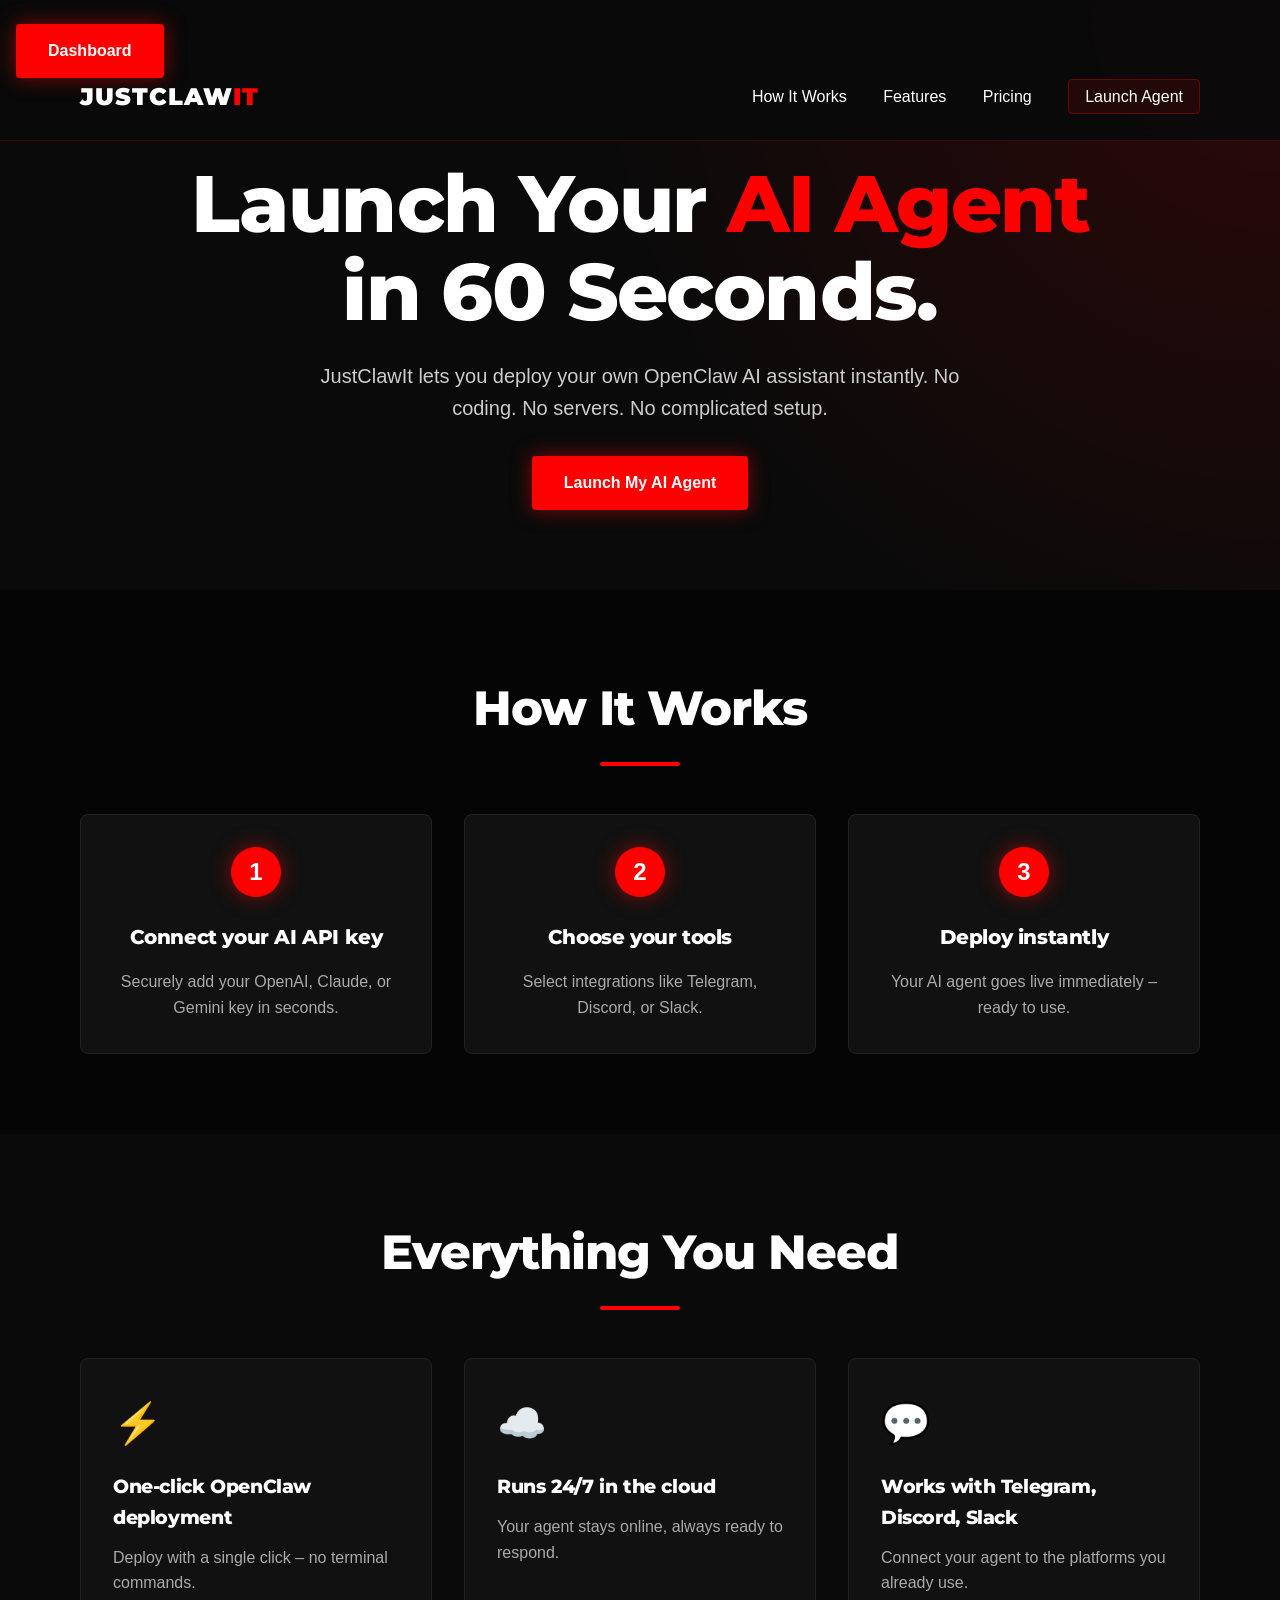
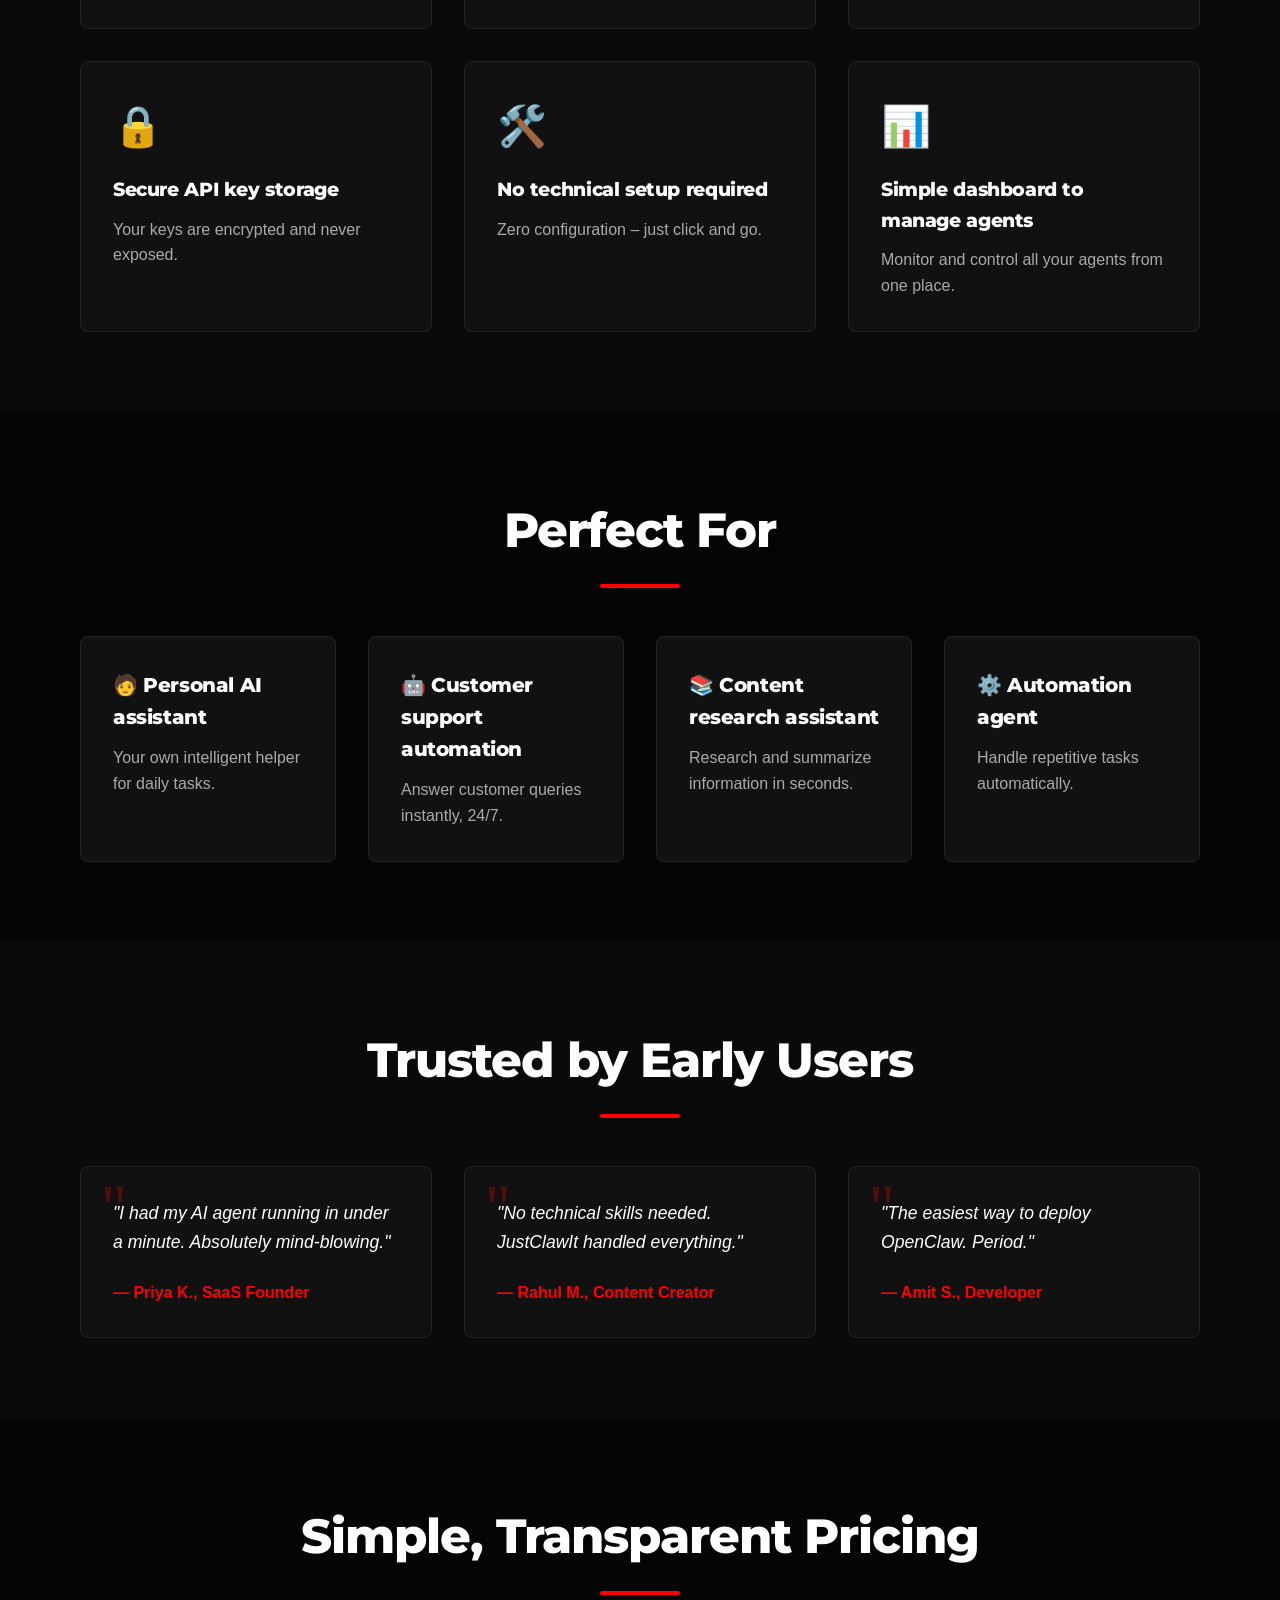
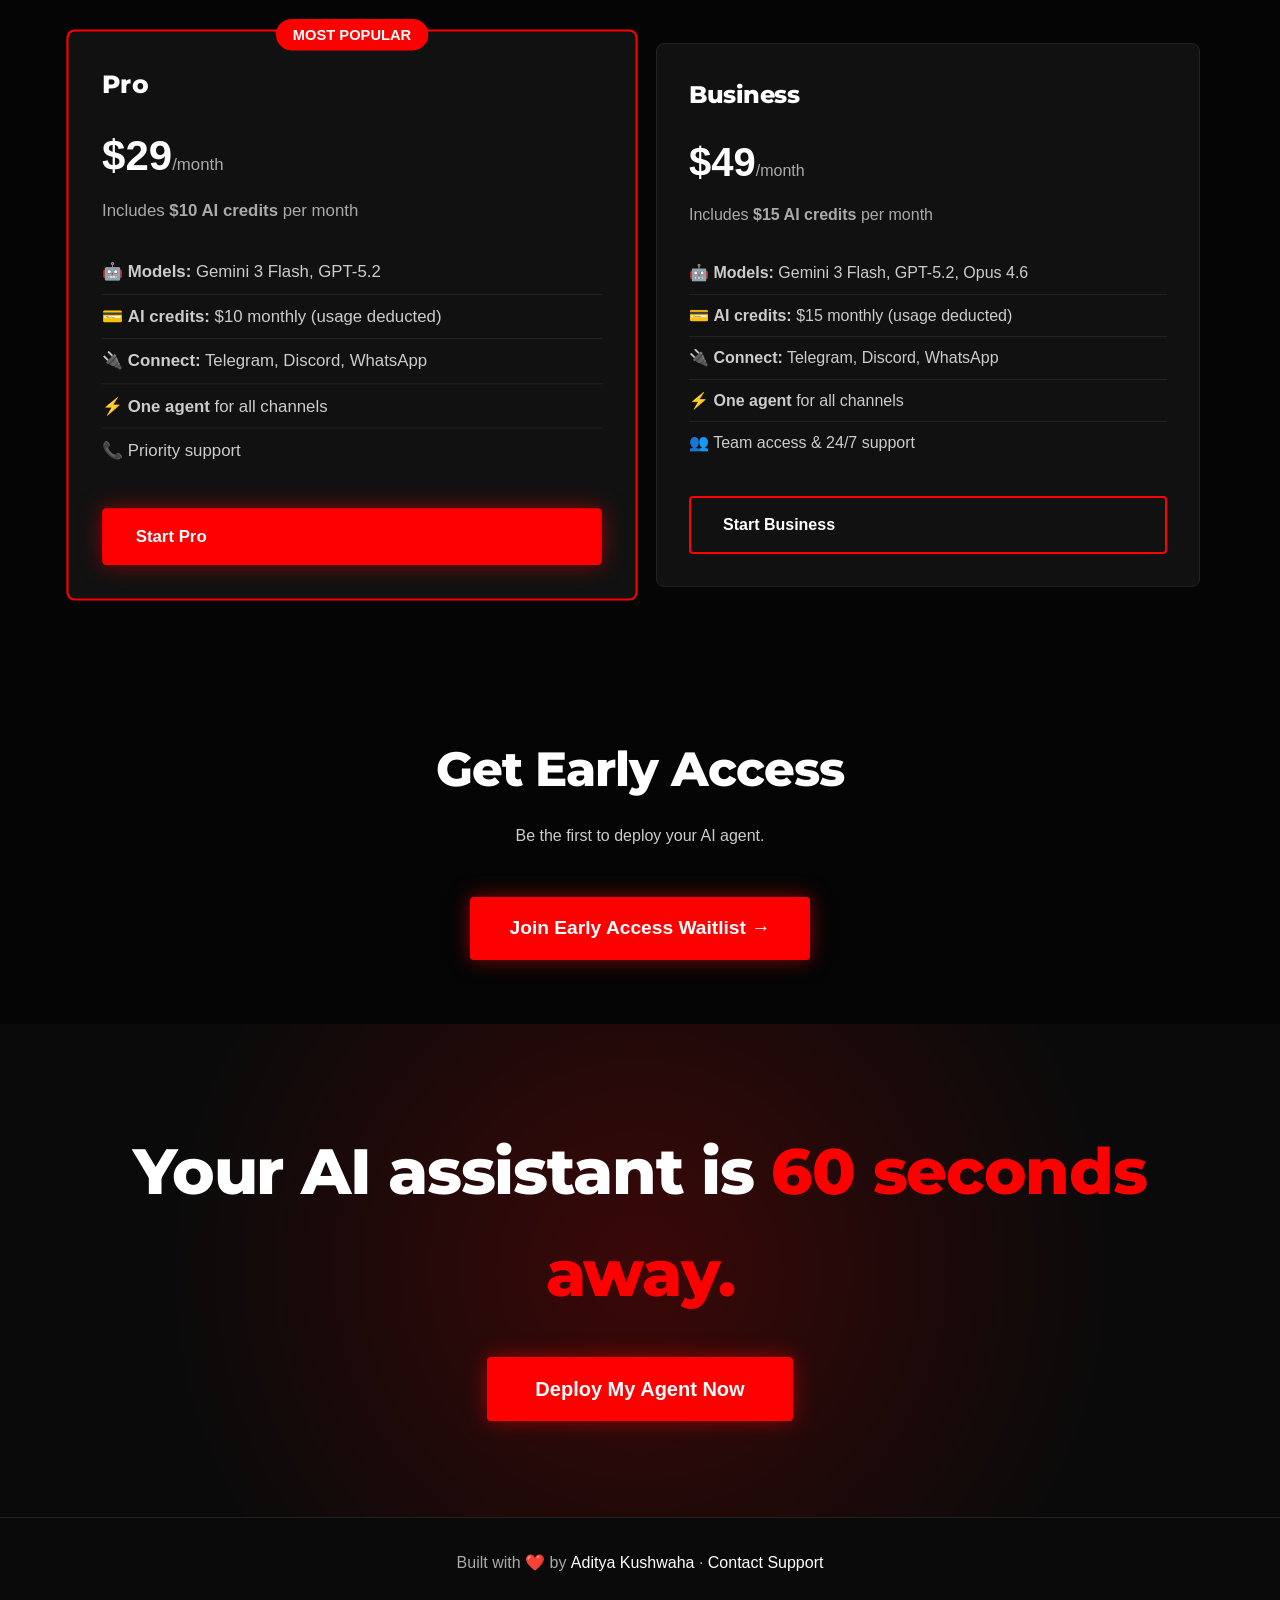
<file: index.html>
<!-- index.html -->
<!DOCTYPE html>
<html lang="en">
<head>
    <meta charset="UTF-8">
    <meta name="viewport" content="width=device-width, initial-scale=1.0">
    <link rel="icon" type="image/png" href="favicon.png">
    <title>JustClawIt – Launch Your AI Agent in 60 Seconds</title>
    <!-- Link to CSS -->
    <link rel="stylesheet" href="style.css">
    <!-- Google Fonts for bold Netflix-style typography -->
    <link rel="preconnect" href="https://fonts.googleapis.com">
    <link rel="preconnect" href="https://fonts.gstatic.com" crossorigin>
    <link href="https://fonts.googleapis.com/css2?family=Montserrat:wght@700;800;900&family=In    ter:wght@400;500;600&display=swap" rel="stylesheet">
</head>
 <!-- Razorpay Checkout Script -->
<script src="https://checkout.razorpay.com/v1/checkout.js"></script>

<script>
// BACKEND_URL – change this to your live backend URL when deployed
const BACKEND_URL = 'https://justclawit-backend-production.up.railway.app'; // ← Change to https://your-backend.up.railway.app later'

// Payment handler
async function handlePayment(plan, amount, customerEmail) {
    try {
        // Retrieve tokens from localStorage (set by setup.html)
const telegramToken = localStorage.getItem('justclawit_telegram_token') || '';
const discordToken = localStorage.getItem('justclawit_discord_token') || '';
        // 1. Create order on your backend
       const response = await fetch(`${BACKEND_URL}/api/create-order`, {
    method: 'POST',
    headers: { 'Content-Type': 'application/json' },
    body: JSON.stringify({
        amount: amount,
        plan: plan,
        customerEmail: customerEmail,
        telegramToken: telegramToken,   // <-- added
        discordToken: discordToken,     // <-- added
        whatsappToken: ''               // <-- placeholder for now
    })
});
        if (!response.ok) throw new Error('Failed to create order');

        const order = await response.json();

        // 2. Configure Razorpay checkout
        const options = {
            key: 'rzp_test_STzhWJeX9LVj8b', // Replace with your actual Razorpay Key ID (test or live)
            amount: order.amount,
            currency: order.currency,
            name: 'JustClawIt',
            description: `${plan} Plan - Monthly Subscription`,
            image: 'https://justclawit.vercel.app/favicon.png',
            order_id: order.id,
            handler: function (response) {
                // 3. Verify payment on backend
                fetch(`${BACKEND_URL}/api/verify-payment`, {
                    method: 'POST',
                    headers: { 'Content-Type': 'application/json' },
                    body: JSON.stringify({
                        razorpay_order_id: response.razorpay_order_id,
                        razorpay_payment_id: response.razorpay_payment_id,
                        razorpay_signature: response.razorpay_signature,
                        customerEmail: customerEmail,
                        plan: plan
                    })
                })
                .then(res => res.json())
                .then(data => {
                    if (data.success) if (data.success) {
    // Clear tokens after successful payment
    localStorage.removeItem('justclawit_telegram_token');
    localStorage.removeItem('justclawit_discord_token');
    alert('Payment successful! ...');
    // ...
} if (data.success)

                    {
                        alert('Payment successful! Your AI agent is being deployed. Check your email for credentials.');
                        window.location.href = '/welcome.html'; // Optional success page
                    } else {
                        alert('Payment verification failed. Please contact support.');
                    }
            });
            },
            prefill: {
                name: '',
                email: customerEmail,
                contact: ''
            },
            theme: { color: '#FF0000' }
        };

        const rzp = new Razorpay(options);
        rzp.open();

    } catch (error) {
        console.error('Payment error:', error);
        alert('Something went wrong. Please try again.');
    }
}

// Function to ask for email and start payment
function startPayment(plan, amount) {
    const email = prompt('Please enter your email address to continue:');
    if (email && email.includes('@')) {
        handlePayment(plan, amount, email);
    } else {
        alert('Please enter a valid email address.');
    }
}
</script>
<body>
    <!-- NAVIGATION (simplified) -->
    <nav class="navbar">
        <a href="/dashboard.html" class="btn btn-primary" style="margin-left: 1rem;">Dashboard</a>
        <div class="container nav-container">
            <div class="logo">JUSTCLAW<span>IT</span></div>
            <div class="nav-links">
                <a href="#how-it-works">How It Works</a>
                <a href="#features">Features</a>
                <a href="#pricing">Pricing</a>
                <a href="#demo" class="nav-cta">Launch Agent</a>
            </div>
        </div>
    </nav>

    <!-- HERO SECTION -->
    <section class="hero">
        <div class="container hero-container">
            <h1 class="hero-title">Launch Your <span class="red-text">AI Agent</span> in 60 Seconds.</h1>
            <p class="hero-subtitle">JustClawIt lets you deploy your own OpenClaw AI assistant instantly. No coding. No servers. No complicated setup.</p>
            <div class="hero-cta">
                <a href="#pricing" class="btn btn-primary">Launch My AI Agent</a>
            </div>
        </div>
    </section>

    <!-- HOW IT WORKS SECTION (3 steps) -->
    <section id="how-it-works" class="how-it-works">
        <div class="container">
            <h2 class="section-title">How It Works</h2>
            <div class="steps-grid">
                <div class="step-card">
                    <div class="step-number">1</div>
                    <h3>Connect your AI API key</h3>
                    <p>Securely add your OpenAI, Claude, or Gemini key in seconds.</p>
                </div>
                <div class="step-card">
                    <div class="step-number">2</div>
                    <h3>Choose your tools</h3>
                    <p>Select integrations like Telegram, Discord, or Slack.</p>
                </div>
                <div class="step-card">
                    <div class="step-number">3</div>
                    <h3>Deploy instantly</h3>
                    <p>Your AI agent goes live immediately – ready to use.</p>
                </div>
            </div>
        </div>
    </section>

    <!-- FEATURES SECTION -->
    <section id="features" class="features">
        <div class="container">
            <h2 class="section-title">Everything You Need</h2>
            <div class="features-grid">
                <div class="feature-card">
                    <div class="feature-icon">⚡</div>
                    <h3>One-click OpenClaw deployment</h3>
                    <p>Deploy with a single click – no terminal commands.</p>
                </div>
                <div class="feature-card">
                    <div class="feature-icon">☁️</div>
                    <h3>Runs 24/7 in the cloud</h3>
                    <p>Your agent stays online, always ready to respond.</p>
                </div>
                <div class="feature-card">
                    <div class="feature-icon">💬</div>
                    <h3>Works with Telegram, Discord, Slack</h3>
                    <p>Connect your agent to the platforms you already use.</p>
                </div>
                <div class="feature-card">
                    <div class="feature-icon">🔒</div>
                    <h3>Secure API key storage</h3>
                    <p>Your keys are encrypted and never exposed.</p>
                </div>
                <div class="feature-card">
                    <div class="feature-icon">🛠️</div>
                    <h3>No technical setup required</h3>
                    <p>Zero configuration – just click and go.</p>
                </div>
                <div class="feature-card">
                    <div class="feature-icon">📊</div>
                    <h3>Simple dashboard to manage agents</h3>
                    <p>Monitor and control all your agents from one place.</p>
                </div>
            </div>
        </div>
    </section>

    <!-- USE CASES SECTION -->
    <section class="use-cases">
        <div class="container">
            <h2 class="section-title">Perfect For</h2>
            <div class="use-cases-grid">
                <div class="use-case-card">
                    <h3>🧑 Personal AI assistant</h3>
                    <p>Your own intelligent helper for daily tasks.</p>
                </div>
                <div class="use-case-card">
                    <h3>🤖 Customer support automation</h3>
                    <p>Answer customer queries instantly, 24/7.</p>
                </div>
                <div class="use-case-card">
                    <h3>📚 Content research assistant</h3>
                    <p>Research and summarize information in seconds.</p>
                </div>
                <div class="use-case-card">
                    <h3>⚙️ Automation agent</h3>
                    <p>Handle repetitive tasks automatically.</p>
                </div>
            </div>
        </div>
    </section>

    <!-- SOCIAL PROOF SECTION (Testimonials) -->
    <section class="testimonials">
        <div class="container">
            <h2 class="section-title">Trusted by Early Users</h2>
            <div class="testimonials-grid">
                <div class="testimonial-card">
                    <p class="testimonial-text">"I had my AI agent running in under a minute. Absolutely mind-blowing."</p>
                    <div class="testimonial-author">— Priya K., SaaS Founder</div>
                </div>
                <div class="testimonial-card">
                    <p class="testimonial-text">"No technical skills needed. JustClawIt handled everything."</p>
                    <div class="testimonial-author">— Rahul M., Content Creator</div>
                </div>
                <div class="testimonial-card">
                    <p class="testimonial-text">"The easiest way to deploy OpenClaw. Period."</p>
                    <div class="testimonial-author">— Amit S., Developer</div>
                </div>
            </div>
        </div>
    </section>

    <!-- PRICING SECTION -->
<section id="pricing" class="pricing">
    <div class="container">
        <h2 class="section-title">Simple, Transparent Pricing</h2>
        <div class="pricing-grid">
            <!-- Pro Plan -->
            <div class="pricing-card popular">
                <div class="popular-badge">MOST POPULAR</div>
                <h3>Pro</h3>
                <div class="price">$29<span>/month</span></div>
                <p class="price-description">Includes <strong>$10 AI credits</strong> per month</p>
                <ul class="price-features">
                    <li>🤖 <strong>Models:</strong> Gemini 3 Flash, GPT-5.2</li>
                    <li>💳 <strong>AI credits:</strong> $10 monthly (usage deducted)</li>
                    <li>🔌 <strong>Connect:</strong> Telegram, Discord, WhatsApp</li>
                    <li>⚡ <strong>One agent</strong> for all channels</li>
                    <li>📞 Priority support</li>
                </ul>
                <a href="/setup.html?plan=pro" class="btn btn-primary">Start Pro</a>
            </div>

            <!-- Business Plan -->
            <div class="pricing-card">
                <h3>Business</h3>
                <div class="price">$49<span>/month</span></div>
                <p class="price-description">Includes <strong>$15 AI credits</strong> per month</p>
                <ul class="price-features">
                    <li>🤖 <strong>Models:</strong> Gemini 3 Flash, GPT-5.2, Opus 4.6</li>
                    <li>💳 <strong>AI credits:</strong> $15 monthly (usage deducted)</li>
                    <li>🔌 <strong>Connect:</strong> Telegram, Discord, WhatsApp</li>
                    <li>⚡ <strong>One agent</strong> for all channels</li>
                    <li>👥 Team access & 24/7 support</li>
                </ul>
                <a href="/setup.html?plan=business" class="btn btn-outline">Start Business</a>
            </div>
        </div>
    </div>
</section>
  </div>
</div>
</div>
              <!-- EMAIL SIGNUP SECTION -->
<section class="newsletter" style="background: #050505; padding: 4rem 0;">
    <div class="container" style="text-align: center;">
        <h2 style="color: white; margin-bottom: 1rem;">Get Early Access</h2>
        <p style="color: #CCCCCC; margin-bottom: 2rem;">Be the first to deploy your AI agent.</p>
        
        <!-- BUTTON LINK TO FORMESTER -->
        <a href="https://hwimncws.formester.com/f/aPa3SGJY6" 
           target="_blank" 
           class="btn btn-primary" 
           style="margin-top: 1rem; display: inline-block; font-size: 1.2rem; padding: 1rem 2.5rem;">
            Join Early Access Waitlist →
        </a>
    </div>
</section>
  <!-- FINAL CTA SECTION -->
    <section class="final-cta">
        <div class="container">
            <h2 class="final-cta-title">Your AI assistant is <span class="red-text">60 seconds away.</span></h2>
            <a href="#pricing" class="btn btn-primary btn-large">Deploy My Agent Now</a>
        </div>
    </section>

    <footer class="footer">
    <div class="container">
        <p style="font-size: 1rem; color: #AAAAAA;">
            Built with ❤️ by 
            <a href="https://www.instagram.com/_aditya___29" 
               target="_blank" 
               rel="noopener noreferrer"
               style="color: #FFFFFF; text-decoration: none; font-weight: 500;">
                Aditya Kushwaha
            </a>
            · <a href="mailto:support@justclawit.com" style="color: #FFFFFF; text-decoration: none;">Contact Support</a>
        </p>
    </div>
</footer>
</file>
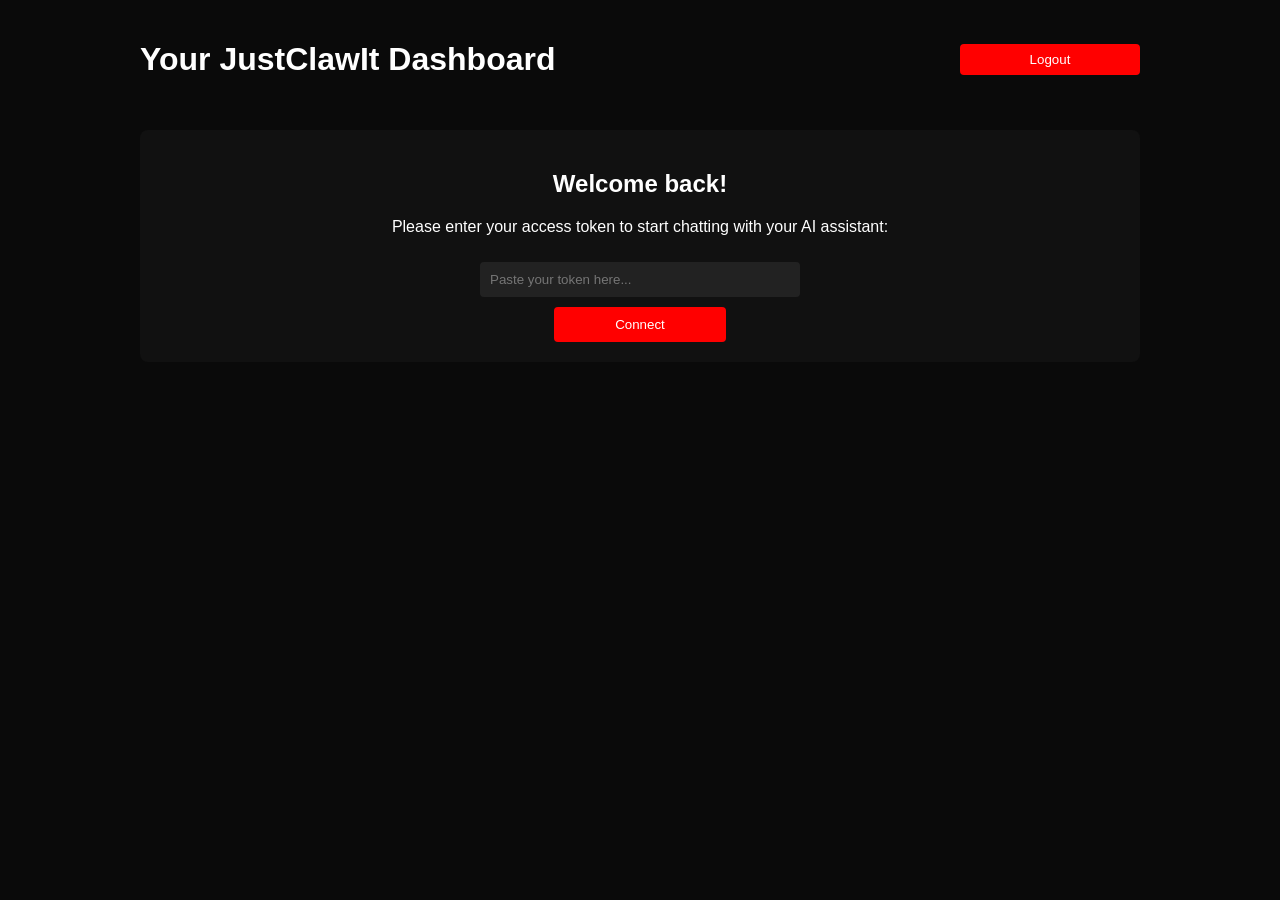
<file: dashboard.html>
<!DOCTYPE html>
<html>
<head>
    <title>JustClawIt – Your Dashboard</title>
    <meta charset="UTF-8">
    <meta name="viewport" content="width=device-width, initial-scale=1.0">
    <style>
        body {
            background: #0A0A0A;
            color: white;
            font-family: 'Inter', sans-serif;
            margin: 0;
            padding: 20px;
        }
        .container {
            max-width: 1000px;
            margin: 0 auto;
        }
        .dashboard-header {
            display: flex;
            justify-content: space-between;
            align-items: center;
            margin-bottom: 30px;
        }
        .logout-btn {
            background: #FF0000;
            color: white;
            border: none;
            padding: 8px 16px;
            border-radius: 4px;
            cursor: pointer;
        }
        .token-box {
            background: #111;
            padding: 10px;
            border-radius: 4px;
            margin-bottom: 20px;
            border: 1px solid #333;
        }
        .chat-area {
            background: #111;
            border-radius: 8px;
            padding: 20px;
            margin-top: 20px;
        }
        #messages {
            height: 400px;
            overflow-y: auto;
            border: 1px solid #333;
            padding: 10px;
            background: #0a0a0a;
            margin-bottom: 10px;
        }
        .user-message {
            text-align: right;
            margin: 10px;
            color: #FF0000;
        }
        .assistant-message {
            text-align: left;
            margin: 10px;
            color: #ccc;
        }
        input, button {
            padding: 10px;
            border-radius: 4px;
            border: none;
        }
        input {
            width: 80%;
            background: #222;
            color: white;
        }
        button {
            background: #FF0000;
            color: white;
            cursor: pointer;
            width: 18%;
        }
        .token-prompt {
            background: #111;
            padding: 20px;
            border-radius: 8px;
            text-align: center;
        }
        .token-prompt input {
            width: 300px;
            margin: 10px 0;
        }
    </style>
</head>
<body>
<div class="container">
    <div class="dashboard-header">
        <h1>Your JustClawIt Dashboard</h1>
        <button id="logout" class="logout-btn">Logout</button>
    </div>

    <!-- This div is shown when no token is stored -->
    <div id="token-prompt" class="token-prompt">
        <h2>Welcome back!</h2>
        <p>Please enter your access token to start chatting with your AI assistant:</p>
        <input type="text" id="token-input" placeholder="Paste your token here..." />
        <br />
        <button id="login-button">Connect</button>
    </div>

    <!-- This div is shown after login (token stored) -->
    <div id="dashboard-content" style="display: none;">
        <div class="token-box">
            <strong>Your current token:</strong> <span id="display-token"></span>
        </div>
        <div class="chat-area">
            <h3>Chat with your AI</h3>
            <div id="messages"></div>
            <div style="display: flex; gap: 10px;">
                <input type="text" id="message-input" placeholder="Type your message..." />
                <button id="send-button">Send</button>
            </div>
        </div>
    </div>
</div>

<script>
    // Change this to your actual backend URL (Railway domain)
    const BACKEND_URL = 'https://justclawit-backend-production.up.railway.app';
    let token = '';

    // Load stored token from browser's localStorage on page load
    function loadFromStorage() {
        const storedToken = localStorage.getItem('justclawit_token');
        if (storedToken) {
            token = storedToken;
            document.getElementById('token-prompt').style.display = 'none';
            document.getElementById('dashboard-content').style.display = 'block';
            document.getElementById('display-token').innerText = token;
        }
    }

    // Save token and show chat interface
    function saveToken(newToken) {
        localStorage.setItem('justclawit_token', newToken);
        token = newToken;
        document.getElementById('token-prompt').style.display = 'none';
        document.getElementById('dashboard-content').style.display = 'block';
        document.getElementById('display-token').innerText = token;
    }

    // Logout: clear localStorage and show token prompt
    function logout() {
        localStorage.removeItem('justclawit_token');
        token = '';
        document.getElementById('token-prompt').style.display = 'block';
        document.getElementById('dashboard-content').style.display = 'none';
        document.getElementById('token-input').value = '';
        document.getElementById('messages').innerHTML = ''; // Clear messages
    }

    // Send a message to the backend
    async function sendMessage() {
        const input = document.getElementById('message-input');
        const message = input.value.trim();
        if (!message) return;

        // Display user message immediately
        addMessage('You', message);
        input.value = '';

        try {
            const response = await fetch(`${BACKEND_URL}/api/chat`, {
                method: 'POST',
                headers: { 'Content-Type': 'application/json' },
                body: JSON.stringify({ token, message })
            });
            const data = await response.json();
            const reply = data.answer || data.message || 'Sorry, I could not understand.';
            addMessage('Assistant', reply);
        } catch (error) {
            console.error(error);
            addMessage('Assistant', 'Error connecting to server. Please try again.');
        }
    }

    // Helper to append a message to the chat box
    function addMessage(sender, text) {
        const messagesDiv = document.getElementById('messages');
        const msgDiv = document.createElement('div');
        msgDiv.className = sender === 'You' ? 'user-message' : 'assistant-message';
        msgDiv.innerHTML = `<strong>${sender}:</strong> ${text}`;
        messagesDiv.appendChild(msgDiv);
        messagesDiv.scrollTop = messagesDiv.scrollHeight; // Auto-scroll to bottom
    }

    // Wire up buttons
    document.getElementById('login-button').addEventListener('click', () => {
        const inputToken = document.getElementById('token-input').value.trim();
        if (inputToken) {
            saveToken(inputToken);
        } else {
            alert('Please enter your token.');
        }
    });

    document.getElementById('logout').addEventListener('click', logout);

    document.getElementById('send-button').addEventListener('click', sendMessage);
    document.getElementById('message-input').addEventListener('keypress', (e) => {
        if (e.key === 'Enter') sendMessage();
    });

    // Initial load: check if token already exists in localStorage
    loadFromStorage();
</script>
</body>
</html>
</file>
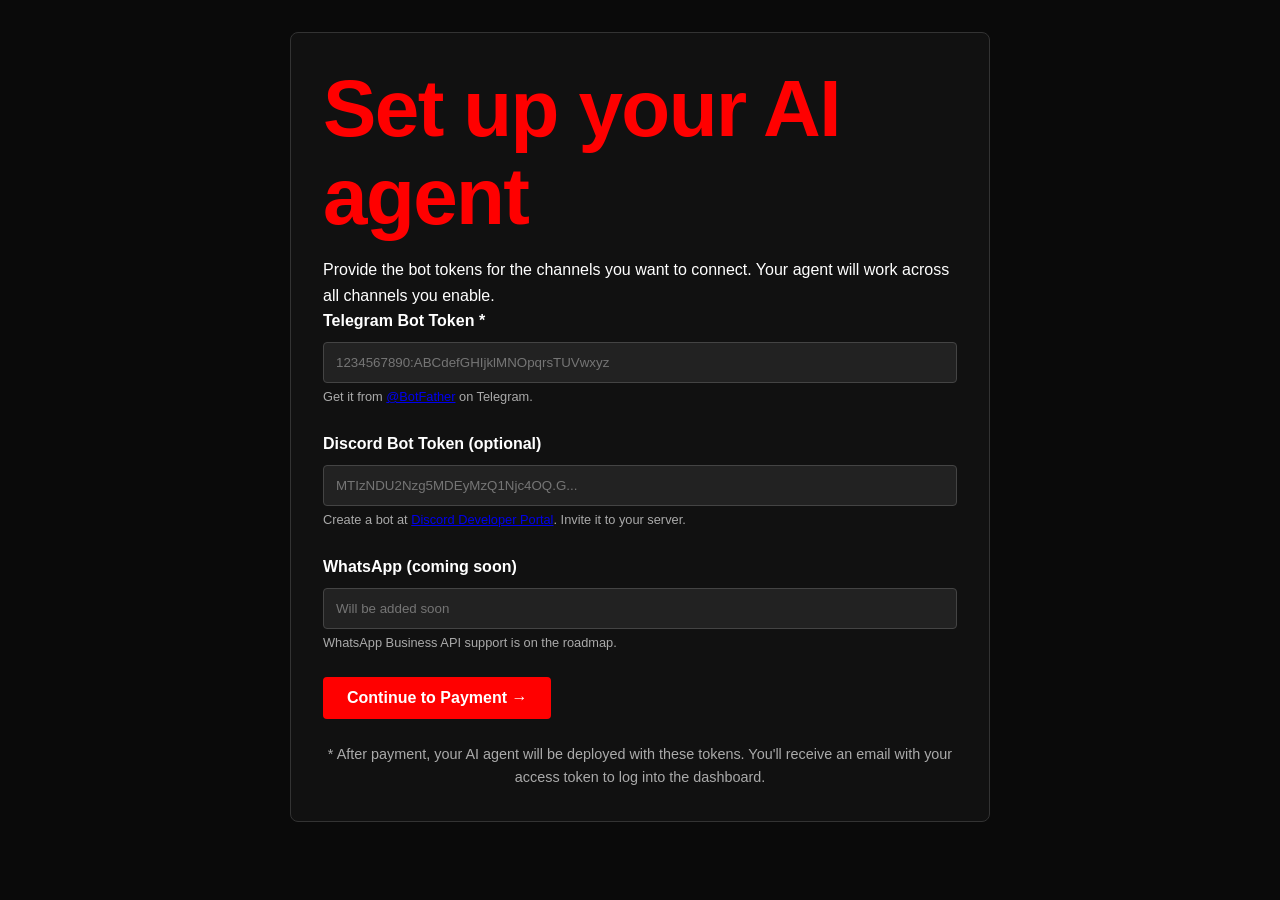
<file: setup.html>
<!DOCTYPE html>
<html lang="en">
<head>
    <meta charset="UTF-8">
    <meta name="viewport" content="width=device-width, initial-scale=1.0">
    <title>JustClawIt – Setup Your Agent</title>
    <link rel="stylesheet" href="style.css">
    <style>
        body {
            background: #0A0A0A;
            color: white;
            font-family: 'Inter', sans-serif;
            padding: 2rem;
        }
        .container {
            max-width: 700px;
            margin: 0 auto;
            background: #111;
            padding: 2rem;
            border-radius: 8px;
            border: 1px solid #333;
        }
        h1 { color: #FF0000; margin-bottom: 1rem; }
        .field {
            margin-bottom: 1.5rem;
        }
        label {
            display: block;
            margin-bottom: 0.5rem;
            font-weight: 600;
        }
        input, textarea {
            width: 100%;
            padding: 0.75rem;
            background: #222;
            border: 1px solid #444;
            border-radius: 4px;
            color: white;
        }
        .help {
            font-size: 0.8rem;
            color: #aaa;
            margin-top: 0.25rem;
        }
        .btn {
            background: #FF0000;
            color: white;
            border: none;
            padding: 0.75rem 1.5rem;
            border-radius: 4px;
            cursor: pointer;
            font-size: 1rem;
        }
        .btn:hover {
            background: #cc0000;
        }
        .note {
            margin-top: 1.5rem;
            font-size: 0.9rem;
            color: #aaa;
            text-align: center;
        }
    </style>
</head>
<body>
<div class="container">
    <h1>Set up your AI agent</h1>
    <p>Provide the bot tokens for the channels you want to connect. Your agent will work across all channels you enable.</p>

    <form id="setup-form">
        <div class="field">
            <label>Telegram Bot Token *</label>
            <input type="text" id="telegram_token" placeholder="1234567890:ABCdefGHIjklMNOpqrsTUVwxyz" required>
            <div class="help">Get it from <a href="https://t.me/botfather" target="_blank">@BotFather</a> on Telegram.</div>
        </div>

        <div class="field">
            <label>Discord Bot Token (optional)</label>
            <input type="text" id="discord_token" placeholder="MTIzNDU2Nzg5MDEyMzQ1Njc4OQ.G...">
            <div class="help">Create a bot at <a href="https://discord.com/developers/applications" target="_blank">Discord Developer Portal</a>. Invite it to your server.</div>
        </div>

        <div class="field">
            <label>WhatsApp (coming soon)</label>
            <input type="text" id="whatsapp_token" placeholder="Will be added soon" disabled>
            <div class="help">WhatsApp Business API support is on the roadmap.</div>
        </div>

        <button type="submit" class="btn">Continue to Payment →</button>
    </form>
    <div class="note">
        * After payment, your AI agent will be deployed with these tokens. You'll receive an email with your access token to log into the dashboard.
    </div>
</div>

<script>
    document.getElementById('setup-form').addEventListener('submit', function(e) {
        e.preventDefault();

        const telegram = document.getElementById('telegram_token').value.trim();
        if (!telegram) {
            alert('Please enter your Telegram Bot Token');
            return;
        }

        // Store tokens in localStorage
        localStorage.setItem('justclawit_telegram_token', telegram);
        localStorage.setItem('justclawit_discord_token', document.getElementById('discord_token').value.trim());
        // WhatsApp not used yet

        // Redirect to landing page (will automatically open payment modal)
        window.location.href = '/index.html#pricing';
    });
</script>
</body>
</html>
</file>
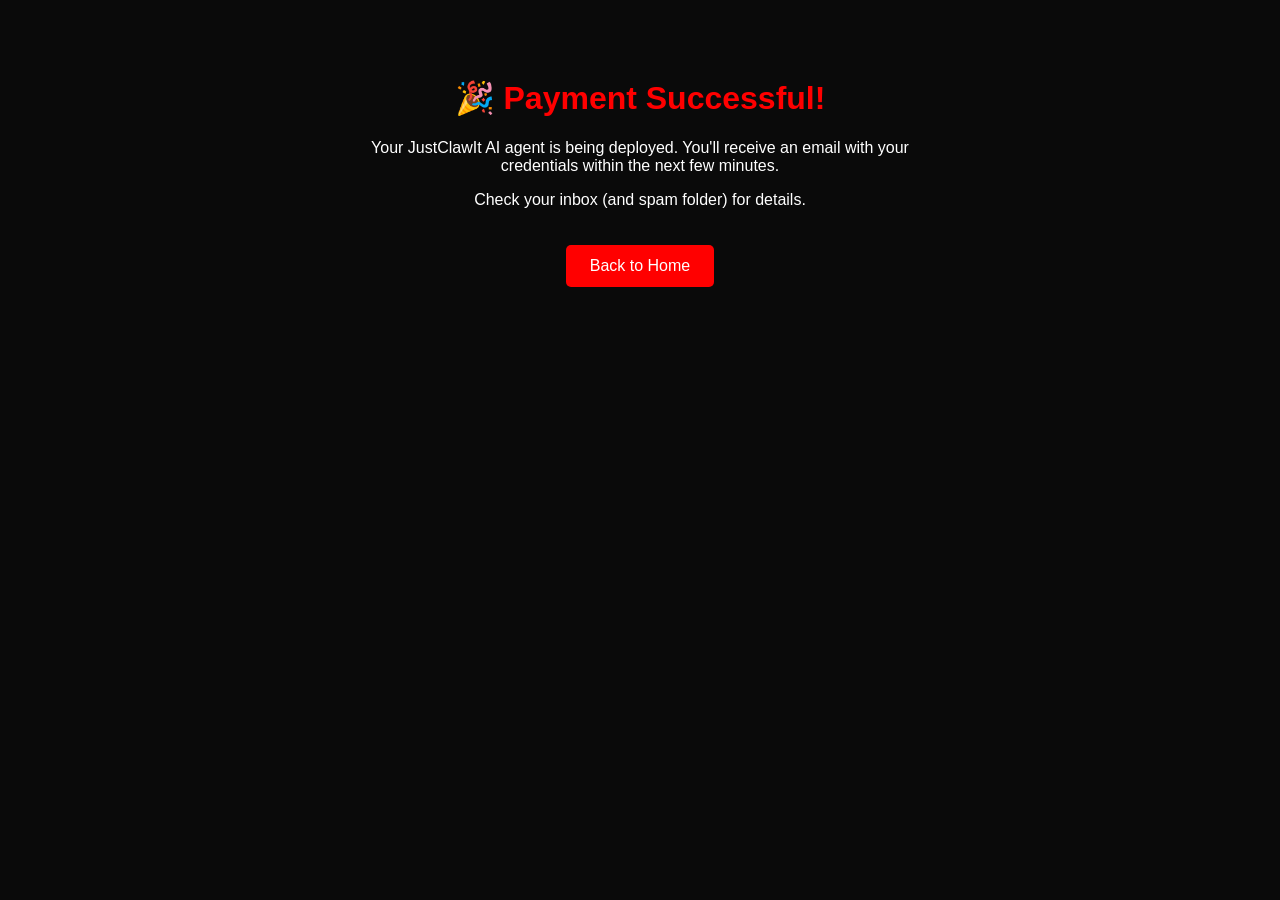
<file: welcome.html>
<!DOCTYPE html>
<html>
<head>
    <title>Welcome to JustClawIt</title>
    <meta charset="UTF-8">
    <meta name="viewport" content="width=device-width, initial-scale=1.0">
    <style>
        body {
            background: #0A0A0A;
            color: white;
            font-family: 'Inter', sans-serif;
            text-align: center;
            padding: 50px;
        }
        .container {
            max-width: 600px;
            margin: 0 auto;
        }
        h1 { color: #FF0000; }
        .btn {
            background: #FF0000;
            color: white;
            padding: 12px 24px;
            text-decoration: none;
            border-radius: 5px;
            display: inline-block;
            margin-top: 20px;
        }
    </style>
</head>
<body>
    <div class="container">
        <h1>🎉 Payment Successful!</h1>
        <p>Your JustClawIt AI agent is being deployed. You'll receive an email with your credentials within the next few minutes.</p>
        <p>Check your inbox (and spam folder) for details.</p>
        <a href="https://justclawit.vercel.app" class="btn">Back to Home</a>
    </div>
</body>
</html>
</file>
<file: style.css>
/* style.css */

/* ===== RESET & BASE STYLES ===== */
* {
    margin: 0;
    padding: 0;
    box-sizing: border-box;
}

html {
    scroll-behavior: smooth;
}

body {
    background-color: #0A0A0A; /* deep black */
    color: #FFFFFF;
    font-family: 'Inter', sans-serif;
    line-height: 1.6;
}

/* ===== TYPOGRAPHY ===== */
h1, h2, h3, .logo {
    font-family: 'Montserrat', sans-serif;
    font-weight: 800;
    letter-spacing: -0.02em;
}

h1 {
    font-size: clamp(2.5rem, 8vw, 5rem);
    line-height: 1.1;
}

h2 {
    font-size: clamp(2rem, 5vw, 3rem);
    margin-bottom: 2rem;
}

.btn {
    display: inline-block;
    padding: 0.75rem 1.5rem;
    border-radius: 4px;
    text-decoration: none;
    font-weight: 600;
    transition: all 0.3s ease;
    cursor: pointer;
    border: none;
}

.btn-primary {
    background: #FF0000;
    color: #FFFFFF;
    box-shadow: 0 0 20px rgba(255, 0, 0, 0.5);
}

.btn-primary:hover {
    background: #CC0000;
    box-shadow: 0 0 30px rgba(255, 0, 0, 0.8);
    transform: translateY(-2px);
}

.section-title {
    text-align: center;
    margin-bottom: 3rem;
    position: relative;
}

.section-title::after {
    content: '';
    display: block;
    width: 80px;
    height: 4px;
    background: #FF0000;
    margin: 1rem auto 0;
    border-radius: 2px;
}

.red-text {
    color: #FF0000;
}

/* ===== CONTAINER ===== */
.container {
    width: 90%;
    max-width: 1200px;
    margin: 0 auto;
    padding: 0 1rem;
}

/* ===== NAVBAR ===== */
.navbar {
    padding: 1.5rem 0;
    position: fixed;
    top: 0;
    left: 0;
    width: 100%;
    background: rgba(10, 10, 10, 0.95);
    backdrop-filter: blur(10px);
    z-index: 1000;
    border-bottom: 1px solid rgba(255, 0, 0, 0.2);
}

.nav-container {
    display: flex;
    justify-content: space-between;
    align-items: center;
}

.logo {
    font-size: 1.5rem;
    font-weight: 900;
    letter-spacing: 1px;
}

.logo span {
    color: #FF0000;
}

.nav-links a {
    color: #FFFFFF;
    text-decoration: none;
    margin-left: 2rem;
    font-weight: 500;
    transition: color 0.3s;
}

.nav-links a:hover {
    color: #FF0000;
}

.nav-cta {
    background: rgba(255, 0, 0, 0.1);
    padding: 0.5rem 1rem;
    border-radius: 4px;
    border: 1px solid rgba(255, 0, 0, 0.3);
}

.nav-cta:hover {
    background: rgba(255, 0, 0, 0.2);
    border-color: #FF0000;
}

/* ===== HERO SECTION ===== */
.hero {
    padding: 10rem 0 5rem;
    background: radial-gradient(circle at top right, rgba(255, 0, 0, 0.15), transparent 50%);
    text-align: center;
}

.hero-title {
    margin-bottom: 1.5rem;
    max-width: 900px;
    margin-left: auto;
    margin-right: auto;
}

.hero-subtitle {
    font-size: 1.25rem;
    color: #CCCCCC;
    max-width: 700px;
    margin: 0 auto 2rem;
}

/* ===== BUTTONS ===== */
.btn {
    display: inline-block;
    padding: 0.875rem 2rem;
    border-radius: 4px;
    text-decoration: none;
    font-weight: 600;
    transition: all 0.3s ease;
    cursor: pointer;
    border: none;
}

.btn-primary {
    background: #FF0000;
    color: #FFFFFF;
    box-shadow: 0 0 20px rgba(255, 0, 0, 0.5);
}

.btn-primary:hover {
    background: #CC0000;
    box-shadow: 0 0 30px rgba(255, 0, 0, 0.8);
    transform: translateY(-2px);
}

.btn-outline {
    background: transparent;
    color: #FFFFFF;
    border: 2px solid #FF0000;
}

.btn-outline:hover {
    background: #FF0000;
    color: #FFFFFF;
    transform: translateY(-2px);
}

.btn-large {
    padding: 1rem 3rem;
    font-size: 1.25rem;
}

/* ===== HOW IT WORKS ===== */
.how-it-works {
    padding: 5rem 0;
    background: #050505;
}

.steps-grid {
    display: grid;
    grid-template-columns: repeat(auto-fit, minmax(250px, 1fr));
    gap: 2rem;
}

.step-card {
    background: #111111;
    padding: 2rem;
    border-radius: 8px;
    text-align: center;
    border: 1px solid #222222;
    transition: transform 0.3s, border-color 0.3s;
    position: relative;
    overflow: hidden;
}

.step-card:hover {
    transform: translateY(-5px);
    border-color: #FF0000;
}

.step-number {
    width: 50px;
    height: 50px;
    background: #FF0000;
    color: #FFFFFF;
    font-size: 1.5rem;
    font-weight: 800;
    border-radius: 50%;
    display: flex;
    align-items: center;
    justify-content: center;
    margin: 0 auto 1.5rem;
    box-shadow: 0 0 20px rgba(255, 0, 0, 0.5);
}

.step-card h3 {
    margin-bottom: 1rem;
    font-size: 1.25rem;
}

.step-card p {
    color: #AAAAAA;
}

/* ===== FEATURES ===== */
.features {
    padding: 5rem 0;
}

.features-grid {
    display: grid;
    grid-template-columns: repeat(auto-fit, minmax(300px, 1fr));
    gap: 2rem;
}

.feature-card {
    background: #111111;
    padding: 2rem;
    border-radius: 8px;
    border: 1px solid #222222;
    transition: all 0.3s;
}

.feature-card:hover {
    border-color: #FF0000;
    transform: translateY(-5px);
    box-shadow: 0 10px 30px rgba(255, 0, 0, 0.15);
}

.feature-icon {
    font-size: 2.5rem;
    margin-bottom: 1rem;
}

.feature-card h3 {
    margin-bottom: 0.75rem;
    font-size: 1.2rem;
}

.feature-card p {
    color: #AAAAAA;
}

/* ===== USE CASES ===== */
.use-cases {
    padding: 5rem 0;
    background: #050505;
}

.use-cases-grid {
    display: grid;
    grid-template-columns: repeat(auto-fit, minmax(250px, 1fr));
    gap: 2rem;
}

.use-case-card {
    background: #111111;
    padding: 2rem;
    border-radius: 8px;
    border: 1px solid #222222;
    transition: transform 0.3s;
}

.use-case-card:hover {
    transform: scale(1.02);
    border-color: #FF0000;
}

.use-case-card h3 {
    margin-bottom: 0.75rem;
    font-size: 1.25rem;
}

.use-case-card p {
    color: #AAAAAA;
}

/* ===== TESTIMONIALS ===== */
.testimonials {
    padding: 5rem 0;
}

.testimonials-grid {
    display: grid;
    grid-template-columns: repeat(auto-fit, minmax(280px, 1fr));
    gap: 2rem;
}

.testimonial-card {
    background: #111111;
    padding: 2rem;
    border-radius: 8px;
    border: 1px solid #222222;
    position: relative;
}

.testimonial-card::before {
    content: '"';
    position: absolute;
    top: -10px;
    left: 20px;
    font-size: 4rem;
    color: #FF0000;
    opacity: 0.3;
    font-family: serif;
}

.testimonial-text {
    font-style: italic;
    margin-bottom: 1.5rem;
    color: #FFFFFF;
    font-size: 1.1rem;
}

.testimonial-author {
    color: #FF0000;
    font-weight: 600;
}

/* ===== PRICING ===== */
.pricing {
    padding: 5rem 0;
    background: #050505;
}

.pricing-grid {
    display: grid;
    grid-template-columns: repeat(auto-fit, minmax(280px, 1fr));
    gap: 2rem;
    align-items: stretch;
}

.pricing-card {
    background: #111111;
    padding: 2rem;
    border-radius: 8px;
    border: 1px solid #222222;
    position: relative;
    transition: transform 0.3s;
    display: flex;
    flex-direction: column;
}

.pricing-card:hover {
    transform: translateY(-5px);
    border-color: #FF0000;
}

.pricing-card.popular {
    border: 2px solid #FF0000;
    transform: scale(1.05);
    z-index: 2;
}

.pricing-card.popular:hover {
    transform: scale(1.05) translateY(-5px);
}

.popular-badge {
    position: absolute;
    top: -12px;
    left: 50%;
    transform: translateX(-50%);
    background: #FF0000;
    color: #FFFFFF;
    padding: 0.25rem 1rem;
    border-radius: 20px;
    font-size: 0.875rem;
    font-weight: 600;
    white-space: nowrap;
}

.pricing-card h3 {
    font-size: 1.5rem;
    margin-bottom: 1rem;
}

.price {
    font-size: 2.5rem;
    font-weight: 800;
    margin-bottom: 0.5rem;
}

.price span {
    font-size: 1rem;
    font-weight: 400;
    color: #AAAAAA;
}

.price-description {
    color: #AAAAAA;
    margin-bottom: 1.5rem;
}

.price-features {
    list-style: none;
    margin-bottom: 2rem;
    flex-grow: 1;
}

.price-features li {
    padding: 0.5rem 0;
    color: #CCCCCC;
    border-bottom: 1px solid #222222;
}

.price-features li:last-child {
    border-bottom: none;
}

/* ===== FINAL CTA ===== */
.final-cta {
    padding: 6rem 0;
    text-align: center;
    background: radial-gradient(circle at center, rgba(255, 0, 0, 0.2), transparent 70%);
}

.final-cta-title {
    font-size: clamp(2rem, 6vw, 4rem);
    margin-bottom: 2rem;
}

/* ===== FOOTER ===== */
.footer {
    padding: 2rem 0;
    border-top: 1px solid #222222;
    text-align: center;
    color: #AAAAAA;
}

/* ===== RESPONSIVE DESIGN ===== */
@media (max-width: 768px) {
    .nav-links {
        display: none; /* For mobile, you'd add a hamburger menu later */
    }
    
    .pricing-card.popular {
        transform: scale(1);
    }
    
    .pricing-card.popular:hover {
        transform: translateY(-5px);
    }
    
    .hero {
        padding: 8rem 0 4rem;
    }
}
</file>
